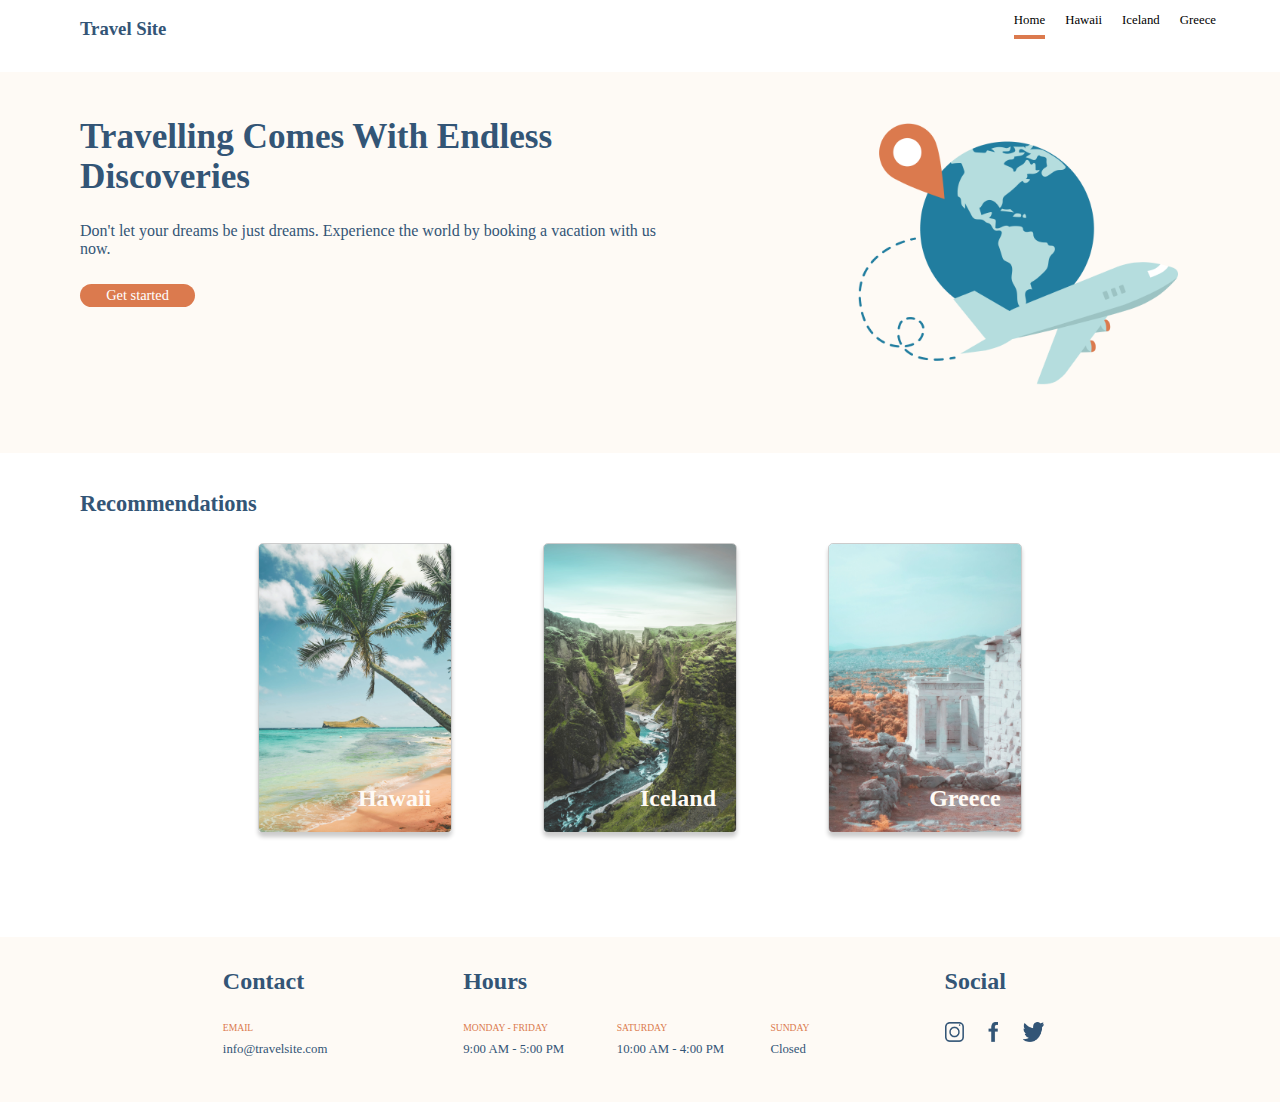
<file: index.html>
<!DOCTYPE html>
<html lang="en">
  <head>
    <meta charset="UTF-8" />
    <meta name="viewport" content="width=device-width, initial-scale=1.0" />
    <title>Travel Websites</title>
    <link rel="stylesheet" href="./css/global.css" />
    <link rel="stylesheet" href="./css/main.css" />
  </head>

  <body>
    <!-- Header Section -->
    <header class="header">
      <div class="logo">
        <h3>Travel Site</h3>
      </div>
      <!-- navigation bar -->
      <nav class="nav">
        <ul class="nav__list">
          <li class="nav__item nav__item--highlight"><a href="./index.html">Home</a></li>
          <li class="nav__item"><a href="./pages/hawaii.html">Hawaii</a></li>
          <li class="nav__item"><a href="./pages/iceland.html">Iceland</a></li>
          <li class="nav__item"><a href="./pages/greece.html">Greece</a></li>
        </ul>
      </nav>
    </header>

    <!-- Hero section with description, button, and image -->
    <main>
      <section class="hero">
        <div class="hero__description">
          <h2>Travelling Comes With Endless Discoveries</h2>
          <p>Don't let your dreams be just dreams. Experience the world by booking a vacation with us now.</p>
          <button type="button">Get started</button>
        </div>

        <div class="hero__image">
          <img src="./assets/images/hero.png" alt="hero-image" />
        </div>
      </section>
    </main>

    <!-- recommendations section with three destination cards -->
    <section class="recommend">
      <h2 class="recommend__title">Recommendations</h2>
      <section class="recommend__card">
        <div class="recommend__card--element hawaii">
          <a href="./pages/hawaii.html">
            <img src="./assets/images/hawaii.jpg" alt="Hawaii_img" />
            <p class="recommend__card--dest-name">Hawaii</p>
          </a>
        </div>
        <div class="recommend__card--element iceland">
          <a href="./pages/iceland.html">
            <img src="./assets/images/iceland.jpg" alt="Iceland_img" />
            <p class="recommend__card--dest-name">Iceland</p>
          </a>
        </div>
        <div class="recommend__card--element greece">
          <a href="./pages/greece.html">
            <img src="./assets/images/greece.jpg" alt="Greece_img" />
            <p class="recommend__card--dest-name">Greece</p>
          </a>
        </div>
      </section>
    </section>

    <!-- footer with contact, hours, and social -->
    <footer class="footer">
      <div class="footer-flex">
        <!-- Contact section -->
        <section class="contact">
          <h3 class="footer__title">Contact</h3>
          <p class="footer__subtitle">EMAIL</p>
          <a href="info@travelsite.com"><p class="footer__content">info@travelsite.com</p></a>
        </section>

        <!-- Hours Section with three division for days/hours-->
        <section class="hours">
          <h3 class="footer__title">Hours</h3>
          <div class="hours-flex">
            <div class="hours__days">
              <p class="footer__subtitle">MONDAY - FRIDAY</p>
              <p class="footer__content">9:00 AM - 5:00 PM</p>
            </div>
            <div class="hours__days">
              <p class="footer__subtitle">SATURDAY</p>
              <p class="footer__content">10:00 AM - 4:00 PM</p>
            </div>
            <div class="hours__days--reduce">
              <p class="footer__subtitle">SUNDAY</p>
              <p class="footer__content">Closed</p>
            </div>
          </div>
        </section>

        <!-- Social section with three logos -->
        <section class="social">
          <h3 class="footer__title">Social</h3>
          <div class="social__icon">
            <a href="https://www.instagram.com/"><img src="./assets/images/icon-instagram.png" alt="ins-icon" /></a>
            <a href="https://www.facebook.com/"><img src="./assets/images/icon-facebook.png" alt="ins-facebook" /></a>
            <a href="https://twitter.com/"><img src="./assets/images/icon-twitter.png" alt="ins-twitter" /></a>
          </div>
        </section>
      </div>
    </footer>
  </body>
</html>
</file>
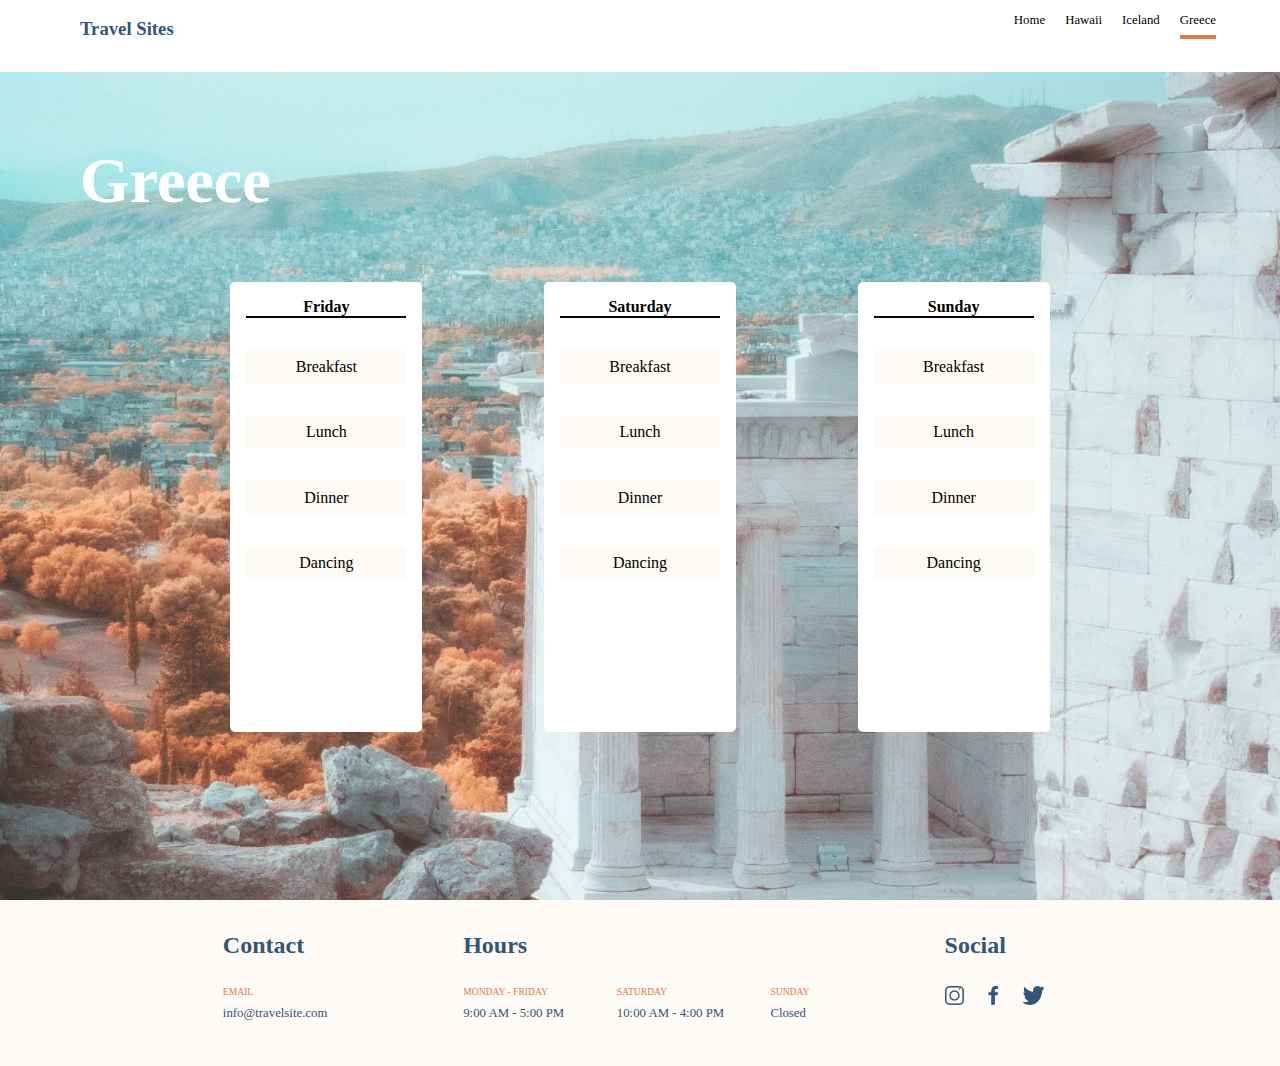
<file: pages/greece.html>
<!DOCTYPE html>
<html lang="en">
  <head>
    <meta charset="UTF-8" />
    <meta name="viewport" content="width=device-width, initial-scale=1.0" />
    <title>Hawaii</title>
    <link rel="stylesheet" href="../css/global.css" />
    <link rel="stylesheet" href="../css/destinations.css" />
  </head>

  <body>
    <!-- Header Section -->
    <header class="header">
      <div class="logo">
        <h3>Travel Sites</h3>
      </div>
      <!-- navigation bar -->
      <nav class="nav">
        <ul class="nav__list">
          <li class="nav__item"><a href="../index.html">Home</a></li>
          <li class="nav__item"><a href="./hawaii.html">Hawaii</a></li>
          <li class="nav__item"><a href="./iceland.html">Iceland</a></li>
          <li class="nav__item nav__item--highlight"><a href="./greece.html">Greece</a></li>
        </ul>
      </nav>
    </header>

    <!-- Main content for 3day Trip -->
    <main class="dest" style="background-image: url(../assets/images/greece.jpg)">
      <h1 class="dest__title">Greece</h1>

      <!-- card section for 3day trip -->
      <section class="trip">
        <div class="trip__detail">
          <h4 class="trip__detail--day">Friday</h4>
          <p class="trip__detail--elements">Breakfast</p>
          <p class="trip__detail--elements">Lunch</p>
          <p class="trip__detail--elements">Dinner</p>
          <p class="trip__detail--elements">Dancing</p>
        </div>

        <div class="trip__detail">
          <h4 class="trip__detail--day">Saturday</h4>
          <p class="trip__detail--elements">Breakfast</p>
          <p class="trip__detail--elements">Lunch</p>
          <p class="trip__detail--elements">Dinner</p>
          <p class="trip__detail--elements">Dancing</p>
        </div>

        <div class="trip__detail">
          <h4 class="trip__detail--day">Sunday</h4>
          <p class="trip__detail--elements">Breakfast</p>
          <p class="trip__detail--elements">Lunch</p>
          <p class="trip__detail--elements">Dinner</p>
          <p class="trip__detail--elements">Dancing</p>
        </div>
      </section>
    </main>

    <!-- footer with contact, hours, and social -->
    <footer class="footer">
      <div class="footer-flex">
        <!-- Contact section -->
        <section class="contact">
          <h3 class="footer__title">Contact</h3>
          <p class="footer__subtitle">EMAIL</p>
          <a href="info@travelsite.com"><p class="footer__content">info@travelsite.com</p></a>
        </section>

        <!-- Hours Section with three division for days/hours-->
        <section class="hours">
          <h3 class="footer__title">Hours</h3>
          <div class="hours-flex">
            <div class="hours__days">
              <p class="footer__subtitle">MONDAY - FRIDAY</p>
              <p class="footer__content">9:00 AM - 5:00 PM</p>
            </div>
            <div class="hours__days">
              <p class="footer__subtitle">SATURDAY</p>
              <p class="footer__content">10:00 AM - 4:00 PM</p>
            </div>
            <div class="hours__days--reduce">
              <p class="footer__subtitle">SUNDAY</p>
              <p class="footer__content">Closed</p>
            </div>
          </div>
        </section>

        <!-- Social section with three logos -->
        <section class="social">
          <h3 class="footer__title">Social</h3>
          <div class="social__icon">
            <a href="https://www.instagram.com/"><img src="../assets/images/icon-instagram.png" alt="ins-icon" /></a>
            <a href="https://www.facebook.com/"><img src="../assets/images/icon-facebook.png" alt="ins-facebook" /></a>
            <a href="https://twitter.com/"><img src="../assets/images/icon-twitter.png" alt="ins-twitter" /></a>
          </div>
        </section>
      </div>
    </footer>
  </body>
</html>
</file>
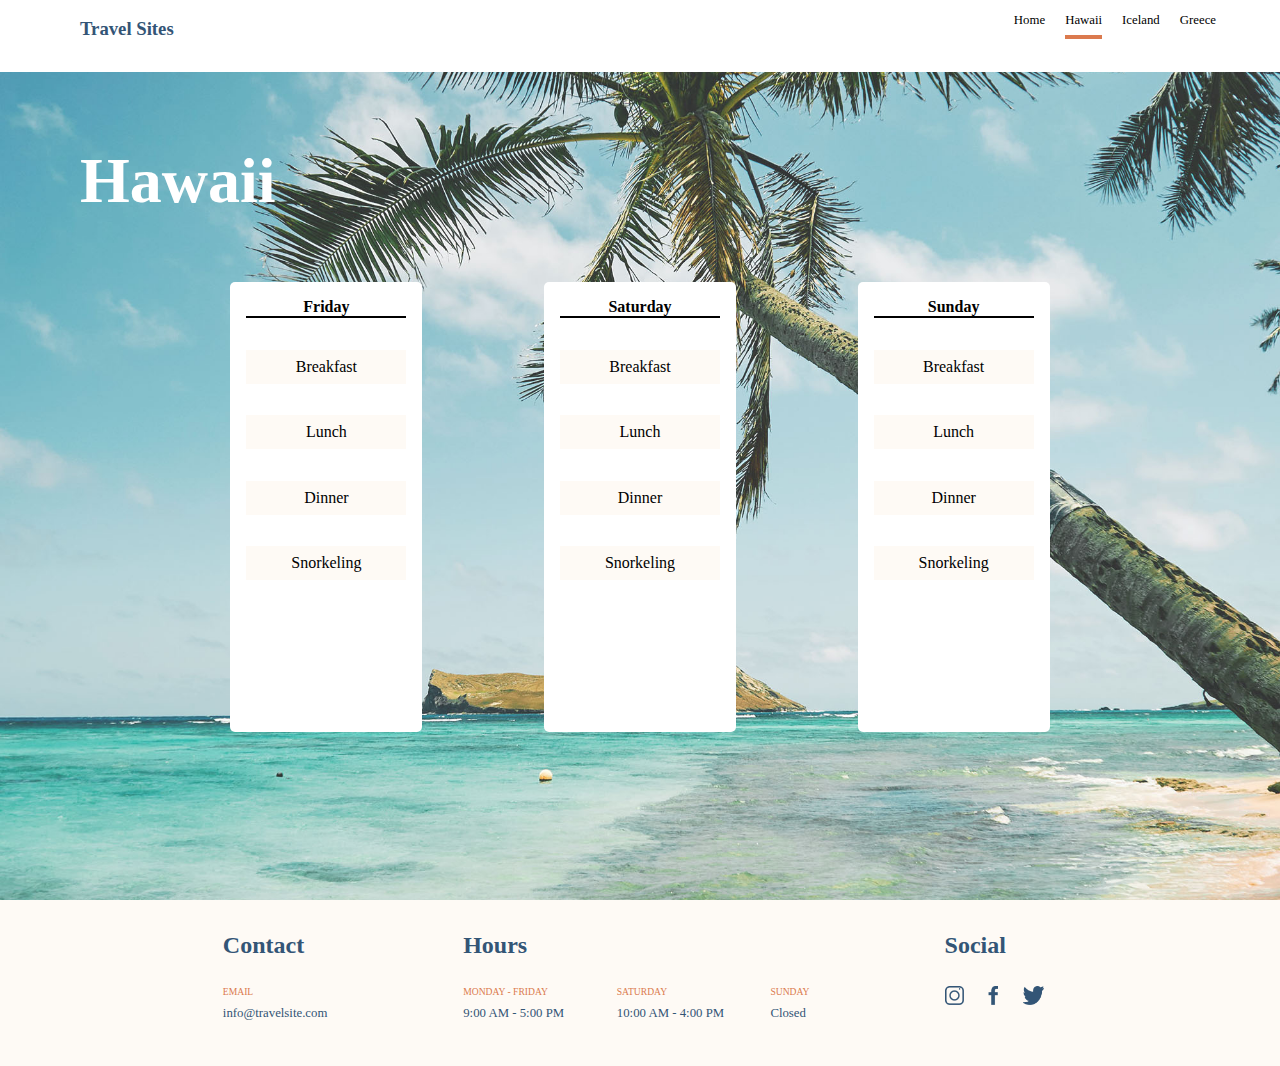
<file: pages/hawaii.html>
<!DOCTYPE html>
<html lang="en">
  <head>
    <meta charset="UTF-8" />
    <meta name="viewport" content="width=device-width, initial-scale=1.0" />
    <title>Hawaii</title>
    <link rel="stylesheet" href="../css/global.css" />
    <link rel="stylesheet" href="../css/destinations.css" />
  </head>

  <body>
    <!-- Header Section -->
    <header class="header">
      <div class="logo">
        <h3>Travel Sites</h3>
      </div>
      <!-- navigation bar -->
      <nav class="nav">
        <ul class="nav__list">
          <li class="nav__item"><a href="../index.html">Home</a></li>
          <li class="nav__item nav__item--highlight"><a href="./hawaii.html">Hawaii</a></li>
          <li class="nav__item"><a href="./iceland.html">Iceland</a></li>
          <li class="nav__item"><a href="./greece.html">Greece</a></li>
        </ul>
      </nav>
    </header>

    <!-- Main content for 3day Trip -->
    <main class="dest" style="background-image: url(../assets/images/hawaii.jpg)">
      <h1 class="dest__title">Hawaii</h1>

      <!-- card section for 3day trip -->
      <section class="trip">
        <div class="trip__detail">
          <h4 class="trip__detail--day">Friday</h4>
          <p class="trip__detail--elements">Breakfast</p>
          <p class="trip__detail--elements">Lunch</p>
          <p class="trip__detail--elements">Dinner</p>
          <p class="trip__detail--elements">Snorkeling</p>
        </div>

        <div class="trip__detail">
          <h4 class="trip__detail--day">Saturday</h4>
          <p class="trip__detail--elements">Breakfast</p>
          <p class="trip__detail--elements">Lunch</p>
          <p class="trip__detail--elements">Dinner</p>
          <p class="trip__detail--elements">Snorkeling</p>
        </div>

        <div class="trip__detail">
          <h4 class="trip__detail--day">Sunday</h4>
          <p class="trip__detail--elements">Breakfast</p>
          <p class="trip__detail--elements">Lunch</p>
          <p class="trip__detail--elements">Dinner</p>
          <p class="trip__detail--elements">Snorkeling</p>
        </div>
      </section>
    </main>

    <!-- footer with contact, hours, and social -->
    <footer class="footer">
      <div class="footer-flex">
        <!-- Contact section -->
        <section class="contact">
          <h3 class="footer__title">Contact</h3>
          <p class="footer__subtitle">EMAIL</p>
          <a href="info@travelsite.com"><p class="footer__content">info@travelsite.com</p></a>
        </section>

        <!-- Hours Section with three division for days/hours-->
        <section class="hours">
          <h3 class="footer__title">Hours</h3>
          <div class="hours-flex">
            <div class="hours__days">
              <p class="footer__subtitle">MONDAY - FRIDAY</p>
              <p class="footer__content">9:00 AM - 5:00 PM</p>
            </div>
            <div class="hours__days">
              <p class="footer__subtitle">SATURDAY</p>
              <p class="footer__content">10:00 AM - 4:00 PM</p>
            </div>
            <div class="hours__days--reduce">
              <p class="footer__subtitle">SUNDAY</p>
              <p class="footer__content">Closed</p>
            </div>
          </div>
        </section>

        <!-- Social section with three logos -->
        <section class="social">
          <h3 class="footer__title">Social</h3>
          <div class="social__icon">
            <a href="https://www.instagram.com/"><img src="../assets/images/icon-instagram.png" alt="ins-icon" /></a>
            <a href="https://www.facebook.com/"><img src="../assets/images/icon-facebook.png" alt="ins-facebook" /></a>
            <a href="https://twitter.com/"><img src="../assets/images/icon-twitter.png" alt="ins-twitter" /></a>
          </div>
        </section>
      </div>
    </footer>
  </body>
</html>
</file>
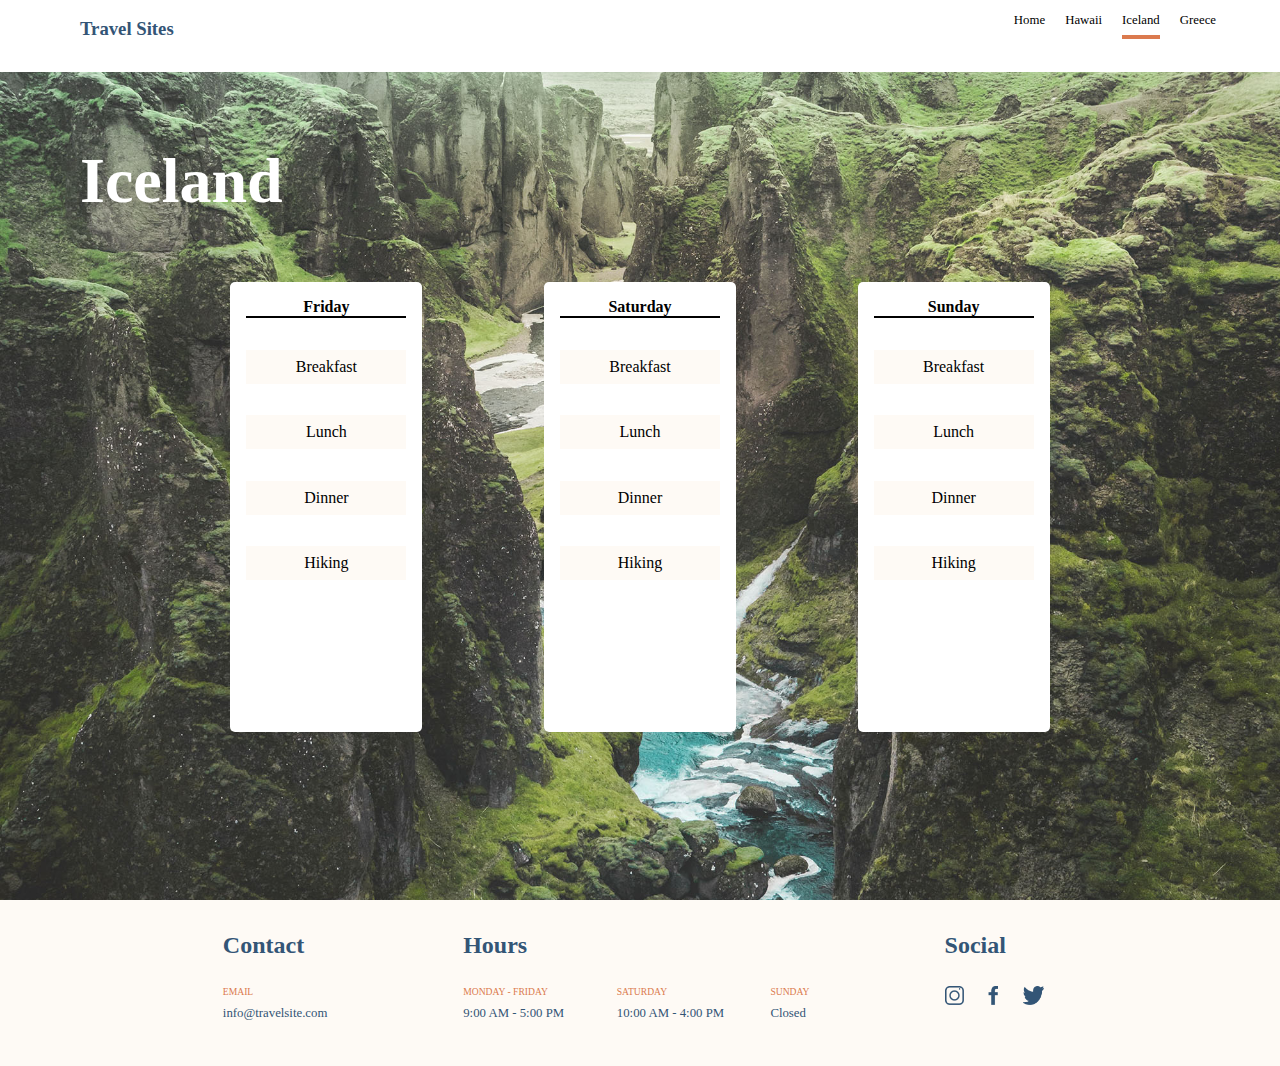
<file: pages/iceland.html>
<!DOCTYPE html>
<html lang="en">
  <head>
    <meta charset="UTF-8" />
    <meta name="viewport" content="width=device-width, initial-scale=1.0" />
    <title>Hawaii</title>
    <link rel="stylesheet" href="../css/global.css" />
    <link rel="stylesheet" href="../css/destinations.css" />
  </head>

  <body>
    <!-- Header Section -->
    <header class="header">
      <div class="logo">
        <h3>Travel Sites</h3>
      </div>
      <!-- navigation bar -->
      <nav class="nav">
        <ul class="nav__list">
          <li class="nav__item"><a href="../index.html">Home</a></li>
          <li class="nav__item"><a href="./hawaii.html">Hawaii</a></li>
          <li class="nav__item nav__item--highlight"><a href="./iceland.html">Iceland</a></li>
          <li class="nav__item"><a href="./greece.html">Greece</a></li>
        </ul>
      </nav>
    </header>

    <!-- Main content for 3day Trip -->
    <main class="dest" style="background-image: url(../assets/images/iceland.jpg)">
      <h1 class="dest__title">Iceland</h1>

      <!-- card section for 3day trip -->
      <section class="trip">
        <div class="trip__detail">
          <h4 class="trip__detail--day">Friday</h4>
          <p class="trip__detail--elements">Breakfast</p>
          <p class="trip__detail--elements">Lunch</p>
          <p class="trip__detail--elements">Dinner</p>
          <p class="trip__detail--elements">Hiking</p>
        </div>

        <div class="trip__detail">
          <h4 class="trip__detail--day">Saturday</h4>
          <p class="trip__detail--elements">Breakfast</p>
          <p class="trip__detail--elements">Lunch</p>
          <p class="trip__detail--elements">Dinner</p>
          <p class="trip__detail--elements">Hiking</p>
        </div>

        <div class="trip__detail">
          <h4 class="trip__detail--day">Sunday</h4>
          <p class="trip__detail--elements">Breakfast</p>
          <p class="trip__detail--elements">Lunch</p>
          <p class="trip__detail--elements">Dinner</p>
          <p class="trip__detail--elements">Hiking</p>
        </div>
      </section>
    </main>

    <!-- footer with contact, hours, and social -->
    <footer class="footer">
      <div class="footer-flex">
        <!-- Contact section -->
        <section class="contact">
          <h3 class="footer__title">Contact</h3>
          <p class="footer__subtitle">EMAIL</p>
          <a href="info@travelsite.com"><p class="footer__content">info@travelsite.com</p></a>
        </section>

        <!-- Hours Section with three division for days/hours-->
        <section class="hours">
          <h3 class="footer__title">Hours</h3>
          <div class="hours-flex">
            <div class="hours__days">
              <p class="footer__subtitle">MONDAY - FRIDAY</p>
              <p class="footer__content">9:00 AM - 5:00 PM</p>
            </div>
            <div class="hours__days">
              <p class="footer__subtitle">SATURDAY</p>
              <p class="footer__content">10:00 AM - 4:00 PM</p>
            </div>
            <div class="hours__days--reduce">
              <p class="footer__subtitle">SUNDAY</p>
              <p class="footer__content">Closed</p>
            </div>
          </div>
        </section>

        <!-- Social section with three logos -->
        <section class="social">
          <h3 class="footer__title">Social</h3>
          <div class="social__icon">
            <a href="https://www.instagram.com/"><img src="../assets/images/icon-instagram.png" alt="ins-icon" /></a>
            <a href="https://www.facebook.com/"><img src="../assets/images/icon-facebook.png" alt="ins-facebook" /></a>
            <a href="https://twitter.com/"><img src="../assets/images/icon-twitter.png" alt="ins-twitter" /></a>
          </div>
        </section>
      </div>
    </footer>
  </body>
</html>
</file>
<file: css/global.css>
*{
    font-family: Verdana;
    /* max-width:1280px; */
    /* Idk why set max-width to 1280px shows different view compare to google dev toggle tool, I just adjust layouts based on dev tool  */  
    margin:0;
    padding:0;
}

.header{
    background-color: #FFFFFF;
    position:fixed;
    top:0;
    width:100%;
    height:8vh;
    display:flex;
    flex-direction: row;
    justify-content: space-between;
}

.logo{
    display:inline-block;
    color:#335576;
    margin-left: 6.25vw;
    margin-top: 2vh;
    font-size: 1rem;
}

.nav{
    display:inline-block;
}

.nav__list{
    list-style-type: none;
    text-align: center;
    display:flex;
    justify-content: space-evenly;
    gap:1.25rem;
    margin-right: 5vw;
    font-size: .8rem;
    margin-top: 1vw;
}

.nav__item{
    display:inline;
}

.nav__item a{
    text-decoration: none;
    color:black;
}

.nav__item--highlight{
    padding-bottom: 0.6vw;
    border-bottom:4px solid #DB7A4E ;
}

.footer{
    background-color: #FEFAF5;
    width:100%;
    padding-top: 3.5vh;
}

.footer-flex{
    padding:0 18% 0 10%;
    display:flex;
    flex-direction: row;
    justify-content: space-evenly; 
    gap:10%;
    padding-bottom:5vh;
}

.footer__title{
    color:#335576;
    vertical-align: top;
    padding:0;
    font-size:1.5rem;
    margin-bottom:3vh;
}

.footer__subtitle{
    color:#DB7A4E;
    font-size:0.6rem;
}

.footer__content{
    color:#335576;
    font-size:0.8rem;
    margin-top:1vh;
}

.contact{
    padding-left: 4vw;
}

.contact a{
    text-decoration: none;
}

.hours-flex{
    display:flex;
    flex-direction: row;
    justify-content: space-around;
    padding:0;
}

.hours__days{
    width:12vw;
    vertical-align: top;
}

.hours__days--reduce{
    width:3vw;
}

.social__icon{
    display:flex;
    justify-content: space-evenly;
    gap:40%;
    align-items:end;
    
}

.social img{
    width:auto;
    height:1.5vw;
}
</file>
<file: css/main.css>
.hero{
    margin-top: 8vh;
    scroll-margin-top:8vh;
    padding-bottom: 5vw;
    background-color: #FEFAF5;
    text-align: left;
    display:flex;
    justify-content: space-between;

}

.hero__description{
    color:#335576;
    margin-top:3.5vw;
    margin-left:6.25vw;
    margin-right: 14vw;
}

.hero__description h2{
    font-size:2.2rem;
}

.hero__description p{
    font-size: 1rem;
    padding-top: 2vw;
}

.hero button{
    background-color: #DB7A4E;
    color:#FFFFFF;
    border: none;
    border-radius: 25px;
    font-size: .9rem;
    margin-top: 2vw;
    height: 1.8vw;
    width: 9vw;
    text-align: center;
    
}

.hero__image img{
    width: 25vw;
    height: auto;
    margin-right: 8vw;
    margin-top: 3.5vw;
}

.recommend__title{
    color:#335576;
    font-size: 1.4rem;
    margin-left: 6.25vw;
    margin-top: 3vw;
    margin-bottom: 1vw;
}

.recommend__card{
    display: flex;
    flex-direction: row;
    justify-content: space-around;
    padding: 1.5vh 18%;
    gap:35px;
    margin-bottom:10vh;
}

.recommend__card--element{
    border: 1px solid rgba(0, 0, 0, 0.2);
    border-radius: 5px;
    box-shadow: 0px 4px 4px rgba(0, 0, 0, 0.2);
    width: 15vw;
    position:relative;
    overflow: hidden;
}

.recommend__card--element img{
    max-width:100%;
    height:auto;
    vertical-align: bottom;
}

.recommend__card--dest-name{
    position: absolute;
    bottom: 0; 
    right: 0; 
    z-index:1;
    color:#FEFAF5;
    font-size:1.5rem;
    padding-right:20px;
    margin-bottom: 20px;
    font-weight: bold;

}
</file>
<file: css/destinations.css>
.dest{
    width:100%;
    height:100vh;
    background-size:cover;
    background-position: center;
}

.dest__title{
    margin-left: 6.25vw;
    padding-top:16vh;
    color:#FFFFFF;
    font-size:4rem;
}

.trip{
    margin: 5% 18%;
    display:flex;
    flex-wrap: wrap;
    flex-direction: row;
    justify-content: space-between;

}

.trip__detail{
    display:flex;
    flex-wrap: wrap;
    flex-direction: column;
    justify-content: normal;
    gap:3.5vh;
    background-color: #FFFFFF;
    width:15vw;
    height:50vh;
    border-radius: 5px;
    text-align: center;
}

.trip__detail--day{
    border-bottom: 2px solid black;
    margin:1rem 1rem 0 1rem;
}

.trip__detail--elements{
background-color:#FEFAF5;
padding:0.5rem;
margin:0 1rem;
}
</file>
